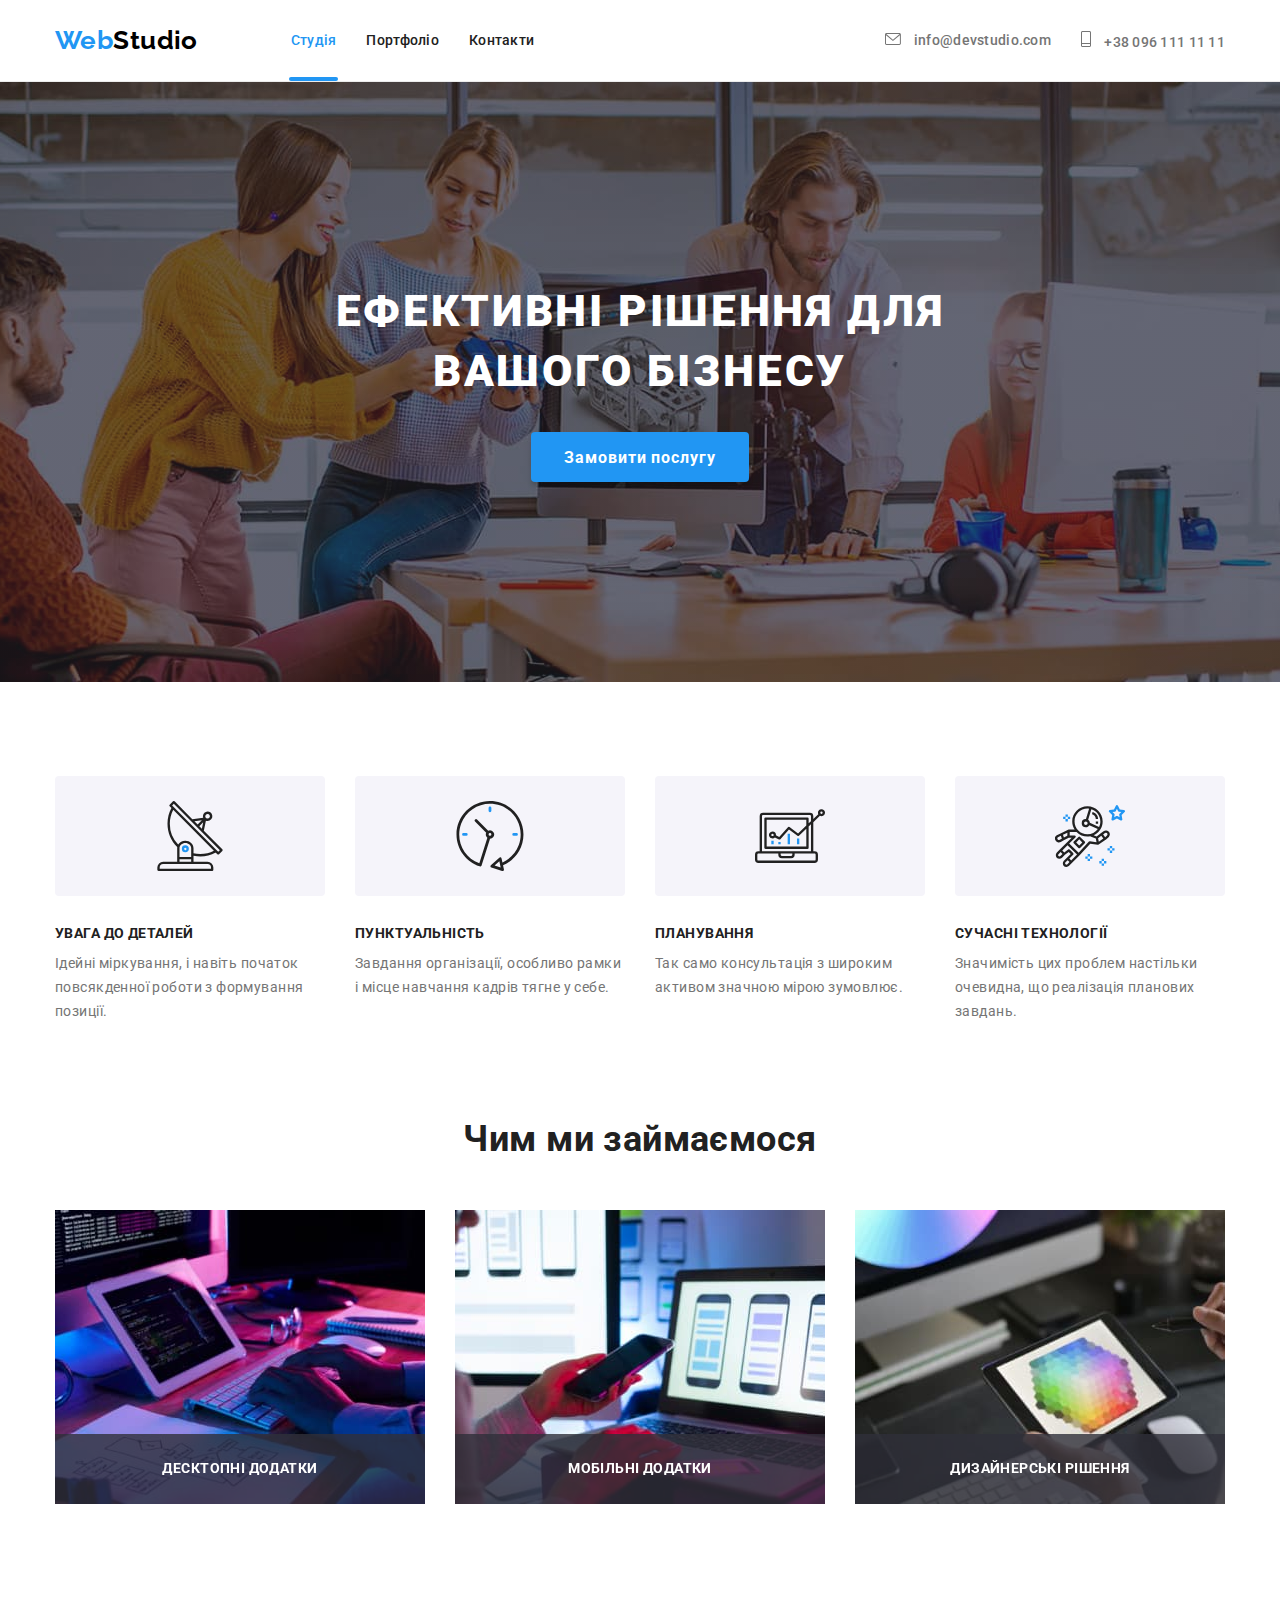
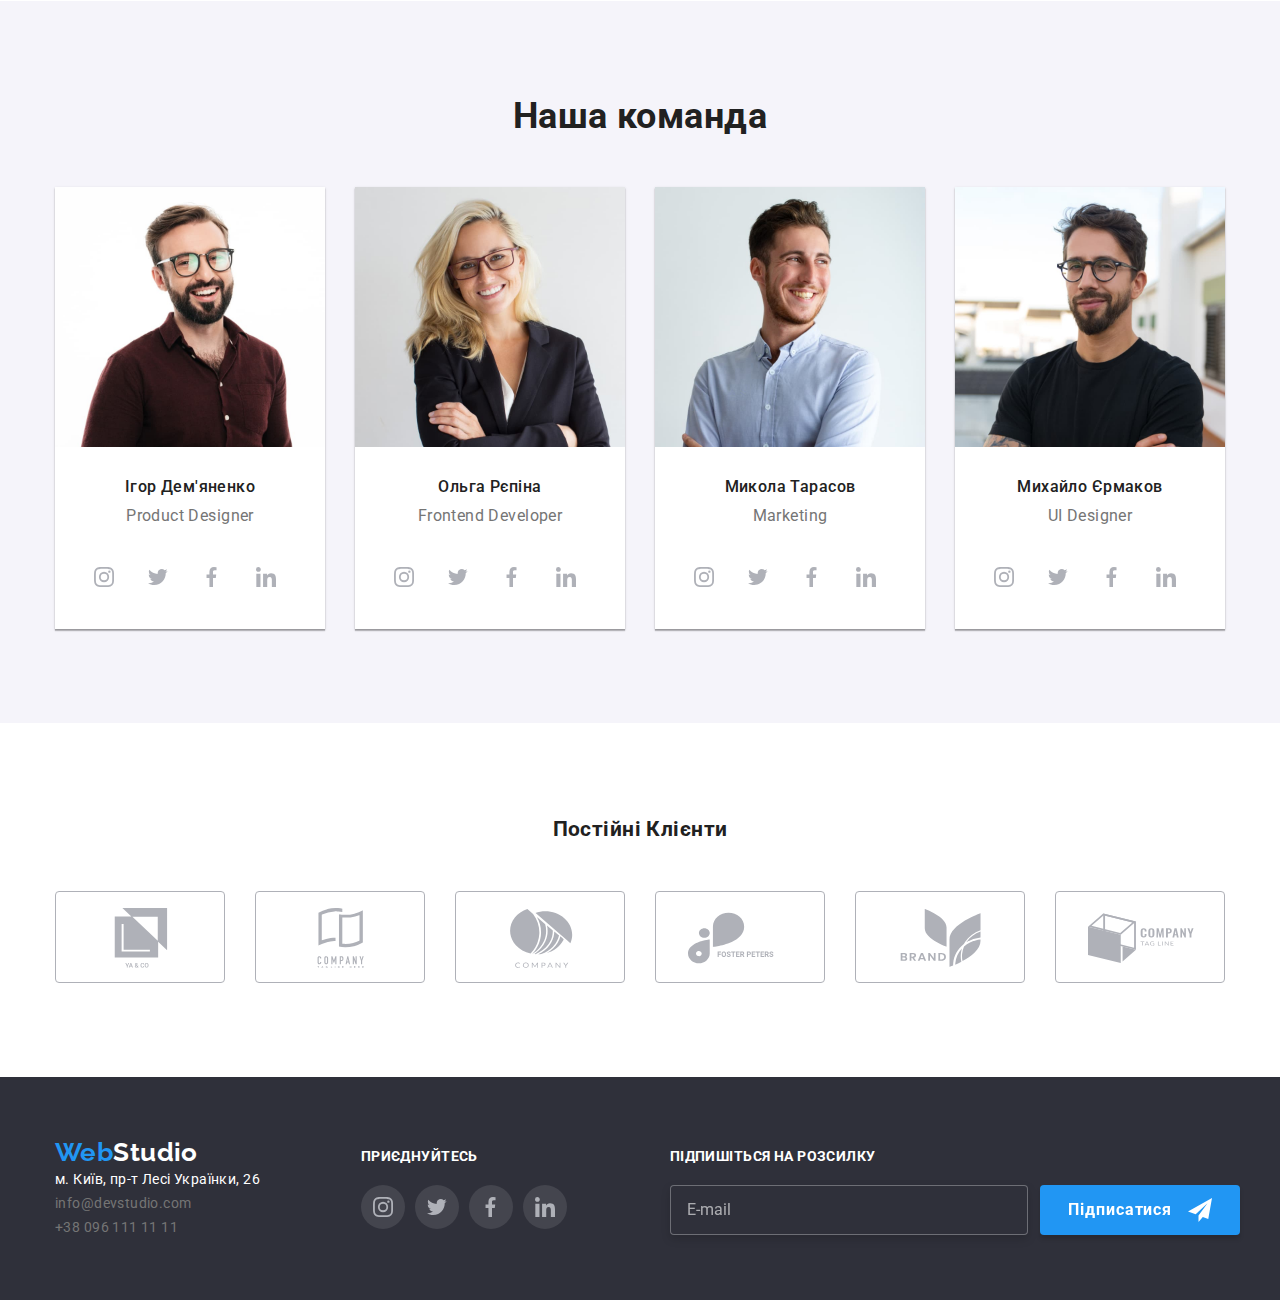
<file: index.html>
<!DOCTYPE html>
<html lang="uk">

<head>
  <meta charset="UTF-8" />
  <meta http-equiv="X-UA-Compatible" content="IE=edge" />
  <meta name="viewport" content="width=device-width, initial-scale=1.0" />
  <title>Студія</title>
  <link rel="stylesheet"
    href="https://cdnjs.cloudflare.com/ajax/libs/modern-normalize/1.1.0/modern-normalize.min.css" />
  <link href="https://fonts.googleapis.com/css2?family=Raleway:wght@700&family=Roboto:wght@400;500;700;900&display=swap"
    rel="stylesheet" />
  <link rel="stylesheet" href="./css/main.min.css" />
</head>

<body>
  <header class="header">
    <div class="header__container container">
      <nav class="nav">
        <a href="./index.html" class="logo link"><span class="logo__part--accent">Web</span><span
            class="logo_upper">Studio</span></a>
        <ul class="nav__list list">
          <li class="nav__item">
            <a href="./index.html" class="nav__link link current">Студія</a>
          </li>
          <li class="nav__item">
            <a href="./portfolio.html" class="nav__link link">Портфоліо</a>
          </li>
          <li class="nav__item"><a href="" class="nav__link link">Контакти</a></li>
        </ul>
      </nav>
      <ul class="contact__list list">
        <li class="contact__item">
          <a href="mailto:info@devstudio.com" class="contact__link link">
            <svg class="contact__icon" width="16" height="12">
              <use href="./images/icons.svg#envelope"></use>
            </svg>
            info@devstudio.com
          </a>
        </li>
        <li class="contact__item">
          <a href="tel:+380961111111" class="contact__link link">
            <svg width="10px" height="16px" class="contact__icon">
              <use href="./images/icons.svg#phone"></use>
            </svg>
            +38 096 111 11 11
          </a>
        </li>
      </ul>
    </div>
  </header>
  <main class="main">
    <section class="hero">
      <h1 class="hero__title">Ефективні рішення для вашого бізнесу</h1>
      <button type="button" class="button__open" data-modal-open>Замовити послугу</button>
      <div class="backdrop is-hidden" data-modal>
        <div class="modal">
          <button class="button__close" type="button" data-modal-close>
            <svg width="11px" height="11px" class="button__icon">
              <use href="./images/icons.svg#close"></use>
            </svg>
          </button>
          <p class="modal__title">Залиште свої дані, ми вам передзвонимо</p>

          <form class="form">
            <label class="form__field">
              <span class="form__label">Ім'я</span>
              <div class="form__wrap">
                <input type="text" class="form__input" name="name" />
                <svg width="18" height="18" class="form__icon">
                  <use href="./images/icons.svg#person"></use>
                </svg>
              </div>
            </label>

            <label class="form__field">
              <span class="form__label">Телефон</span>
              <div class="form__wrap">
                <input type="tel" class="form__input" name="phone" />
                <svg width="18" height="18" class="form__icon">
                  <use href="./images/icons.svg#telephone"></use>
                </svg>
              </div>
            </label>

            <label class="form__field">
              <span class="form__label">Пошта</span>
              <div class="form__wrap">
                <input type="email" class="form__input" name="email" />
                <svg width="18" height="18" class="form__icon">
                  <use href="./images/icons.svg#email"></use>
                </svg>
              </div>
            </label>

            <label class="form__field--textarea">
              <span class="form__label">Коментар</span>
              <textarea name="comment" rows="8" class="form__textarea" placeholder="Введіть текст"></textarea>
            </label>
          </form>
          <form>
            <label class="checkbox__label">
              <input type="checkbox" name="accept" class="checkbox__input visually__hidden" />
              <div class="checkbox__wrap">
                <svg width="11" height="8" class="check-icon">
                  <use href="./images/icons.svg#check"></use>
                </svg>
              </div>
              <span class="checkbox__text">Погоджуюся з розсилкою та приймаю
                <a href="" class="form__link">Умови договору</a>
              </span>
            </label>
          </form>
          <button type="submit" class="button__submit">Відправити</button>
        </div>
      </div>
    </section>
    <section class="benefits section">
      <h2 class="benefits__title--hidden visually__hidden">Наші переваги</h2>
      <div class="container">
        <ul class="benefits__list list">
          <li class="benefits__item">
            <svg class="benefits__icon">
              <use href="./images/icons.svg#antenna"></use>
            </svg>
            <h3 class="benefits__title">Увага до деталей</h3>
            <p class="benefits__text">
              Ідейні міркування, і навіть початок повсякденної роботи з формування позиції.
            </p>
          </li>
          <li class="benefits__item">
            <svg class="benefits__icon">
              <use href="./images/icons.svg#clock"></use>
            </svg>
            <h3 class="benefits__title">Пунктуальність</h3>
            <p class="benefits__text">
              Завдання організації, особливо рамки і місце навчання кадрів тягне у себе.
            </p>
          </li>
          <li class="benefits__item">
            <svg class="benefits__icon">
              <use href="./images/icons.svg#graph"></use>
            </svg>
            <h3 class="benefits__title">Планування</h3>
            <p class="benefits__text">
              Так само консультація з широким активом значною мірою зумовлює.
            </p>
          </li>
          <li class="benefits__item">
            <svg class="benefits__icon">
              <use href="./images/icons.svg#astronaut"></use>
            </svg>
            <h3 class="benefits__title">Сучасні технології</h3>
            <p class="benefits__text">
              Значимість цих проблем настільки очевидна, що реалізація планових завдань.
            </p>
          </li>
        </ul>
      </div>
    </section>
    <section class="services section">
      <div class="container">
        <h2 class="services__title">Чим ми займаємося</h2>
        <ul class="services__list list">
          <li class="services__item">
            <img src="./images/img1.jpg" alt="Розробка вебсайтів" width="370" height="294" />
            <p class="services__text">Десктопні додатки</p>
          </li>
          <li class="services__item">
            <img src="./images/img2.jpg" alt="Створення мобільних додатків" width="370" height="294" />
            <p class="services__text">Мобільні додатки</p>
          </li>
          <li class="services__item">
            <img src="./images/img3.jpg" alt="Веб-дизайн" width="370" height="294" />
            <p class="services__text">Дизайнерські рішення</p>
          </li>
        </ul>
      </div>
    </section>
    <section class="team section">
      <div class="container">
        <h2 class="team__title">Наша команда</h2>
        <ul class="team__list list">
          <li class="team__item">
            <div class="card">
              <img src="./images/img4.jpg" alt="Член команди" width="270" height="260" class="card__image" />
              <h3 class="card__title">Ігор Дем'яненко</h3>
              <p lang="en" class="card__text">Product Designer</p>
              <ul class="card__list list">
                <li class="card__item">
                  <a class="card__link" href="">
                    <svg class="card__icon" width="20" height="20">
                      <use href="./images/icons.svg#instagram"></use>
                    </svg>
                  </a>
                </li>
                <li class="card__item">
                  <a class="card__link" href="">
                    <svg class="card__icon" width="20" height="20">
                      <use href="./images/icons.svg#twitter"></use>
                    </svg>
                  </a>
                </li>
                <li class="card__item">
                  <a class="card__link" href="">
                    <svg class="card__icon" width="20" height="20">
                      <use href="./images/icons.svg#facebook"></use>
                    </svg>
                  </a>
                </li>
                <li class="card__item">
                  <a class="card__link" href="">
                    <svg class="card__icon" width="20" height="20">
                      <use href="./images/icons.svg#linkedin"></use>
                    </svg>
                  </a>
                </li>
              </ul>
            </div>
          </li>
          <li class="team__item">
            <div class="card">
              <img src="./images/img5.jpg" alt="Член команди" width="270" height="260" class="card__image" />
              <h3 class="card__title">Ольга Рєпіна</h3>
              <p lang="en" class="card__text">Frontend Developer</p>
              <ul class="card__list list">
                <li class="card__item">
                  <a class="card__link" href="">
                    <svg class="card__icon" width="20" height="20">
                      <use href="./images/icons.svg#instagram"></use>
                    </svg>
                  </a>
                </li>
                <li class="card__item">
                  <a class="card__link" href="">
                    <svg class="card__icon" width="20" height="20">
                      <use href="./images/icons.svg#twitter"></use>
                    </svg>
                  </a>
                </li>
                <li class="card__item">
                  <a class="card__link" href="">
                    <svg class="card__icon" width="20" height="20">
                      <use href="./images/icons.svg#facebook"></use>
                    </svg>
                  </a>
                </li>
                <li class="card__item">
                  <a class="card__link" href="">
                    <svg class="card__icon" width="20" height="20">
                      <use href="./images/icons.svg#linkedin"></use>
                    </svg>
                  </a>
                </li>
              </ul>
            </div>
          </li>
          <li class="team__item">
            <div class="card">
              <img src="./images/img6.jpg" alt="Член команди" width="270" height="260" class="card__image" />
              <h3 class="card__title">Микола Тарасов</h3>
              <p lang="en" class="card__text">Marketing</p>
              <ul class="card__list list">
                <li class="card__item">
                  <a class="card__link" href="">
                    <svg class="card__icon" width="20" height="20">
                      <use href="./images/icons.svg#instagram"></use>
                    </svg>
                  </a>
                </li>
                <li class="card__item">
                  <a class="card__link" href="">
                    <svg class="card__icon" width="20" height="20">
                      <use href="./images/icons.svg#twitter"></use>
                    </svg>
                  </a>
                </li>
                <li class="card__item">
                  <a class="card__link" href="">
                    <svg class="card__icon" width="20" height="20">
                      <use href="./images/icons.svg#facebook"></use>
                    </svg>
                  </a>
                </li>
                <li class="card__item">
                  <a class="card__link" href="">
                    <svg class="card__icon" width="20" height="20">
                      <use href="./images/icons.svg#linkedin"></use>
                    </svg>
                  </a>
                </li>
              </ul>
            </div>
          </li>
          <li class="team__item">
            <div class="card">
              <img src="./images/img7.jpg" alt="Член команди" width="270" height="260" class="card__image" />
              <h3 class="card__title">Михайло Єрмаков</h3>
              <p lang="en" class="card__text">UI Designer</p>
              <ul class="card__list list">
                <li class="card__item">
                  <a class="card__link" href="">
                    <svg class="card__icon" width="20" height="20">
                      <use href="./images/icons.svg#instagram"></use>
                    </svg>
                  </a>
                </li>
                <li class="card__item">
                  <a class="card__link" href="">
                    <svg class="card__icon" width="20" height="20">
                      <use href="./images/icons.svg#twitter"></use>
                    </svg>
                  </a>
                </li>
                <li class="card__item">
                  <a class="card__link" href="">
                    <svg class="card__icon" width="20" height="20">
                      <use href="./images/icons.svg#facebook"></use>
                    </svg>
                  </a>
                </li>
                <li class="card__item">
                  <a class="card__link" href="">
                    <svg class="card__icon" width="20" height="20">
                      <use href="./images/icons.svg#linkedin"></use>
                    </svg>
                  </a>
                </li>
              </ul>
            </div>
          </li>
        </ul>
      </div>
    </section>
    <section class="clients section">
      <div class="container">
        <h2 class="clients__title">Постійні Клієнти</h2>
        <ul class="clients__list list">
          <li class="client__item">
            <a class="client__link" href="">
              <svg class="client__icon" width="106" height="60">
                <use href="./images/icons.svg#client1"></use>
              </svg>
            </a>
          </li>
          <li class="client__item">
            <a class="client__link" href="">
              <svg class="client__icon" width="106" height="60">
                <use href="./images/icons.svg#client2"></use>
              </svg>
            </a>
          </li>
          <li class="client__item">
            <a class="client__link" href="">
              <svg class="client__icon" width="106" height="60">
                <use href="./images/icons.svg#client3"></use>
              </svg>
            </a>
          </li>
          <li class="client__item">
            <a class="client__link" href="">
              <svg class="client__icon" width="106" height="60">
                <use href="./images/icons.svg#client4"></use>
              </svg>
            </a>
          </li>
          <li class="client__item">
            <a class="client__link" href="">
              <svg class="client__icon" width="106" height="60">
                <use href="./images/icons.svg#client5"></use>
              </svg>
            </a>
          </li>
          <li class="client__item">
            <a class="client__link" href="">
              <svg class="client__icon" width="106" height="60">
                <use href="./images/icons.svg#client6"></use>
              </svg>
            </a>
          </li>
        </ul>
      </div>
    </section>
  </main>
  <footer class="footer">
    <div class="container">
      <ul class="footer__list--main list">
        <li class="footer__item--primary">
          <a href="./index.html" class="logo link"><span class="logo__part--accent">Web</span><span
              class="logo__lower">Studio</span></a>
          <address class="address">
            <span class="address__text">м. Київ, пр-т Лесі Українки, 26</span><br />
            <a href="mailto:info@devstudio.com" class="address__link link">info@devstudio.com</a><br />
            <a href="tel:+380961111111" class="address__link link">+38 096 111 11 11</a>
          </address>
        </li>
        <li class="footer__item--secondary">
          <p class="footer__text">Приєднуйтесь</p>
          <ul class="card__list list">
            <li class="card__item--black">
              <a class="card__link link" href="">
                <svg class="card__icon" width="20" height="20">
                  <use href="./images/icons.svg#instagram"></use>
                </svg>
              </a>
            </li>
            <li class="card__item--black">
              <a class="card__link link" href="">
                <svg class="card__icon" width="20" height="20">
                  <use href="./images/icons.svg#twitter"></use>
                </svg>
              </a>
            </li>
            <li class="card__item--black">
              <a class="card__link link" href="">
                <svg class="card__icon" width="20" height="20">
                  <use href="./images/icons.svg#facebook"></use>
                </svg>
              </a>
            </li>
            <li class="card__item--black">
              <a class="card__link link" href="">
                <svg class="card__icon" width="20" height="20">
                  <use href="./images/icons.svg#linkedin"></use>
                </svg>
              </a>
            </li>
          </ul>
        </li>
        <li class="footer__item--secondary">
          <p class="footer__text">Підпишіться на розсилку</p>
          <div class="form__wrap--footer">
            <form class="form__footer">
              <label class="form__field--footer">
                <input type="email" name="email" placeholder="E-mail" class="form__input--footer" />
              </label>
            </form>
            <div class="form__button--wrap">
              <button type="submit" class="form__button">
                Підписатися
                <svg class="form__icon--footer" width="24" height="24">
                  <use href="./images/icons.svg#send"></use>
                </svg>
              </button>
            </div>
          </div>
        </li>
      </ul>
    </div>
  </footer>
  <script src="./js/modal.js"></script>
</body>

</html>
</file>
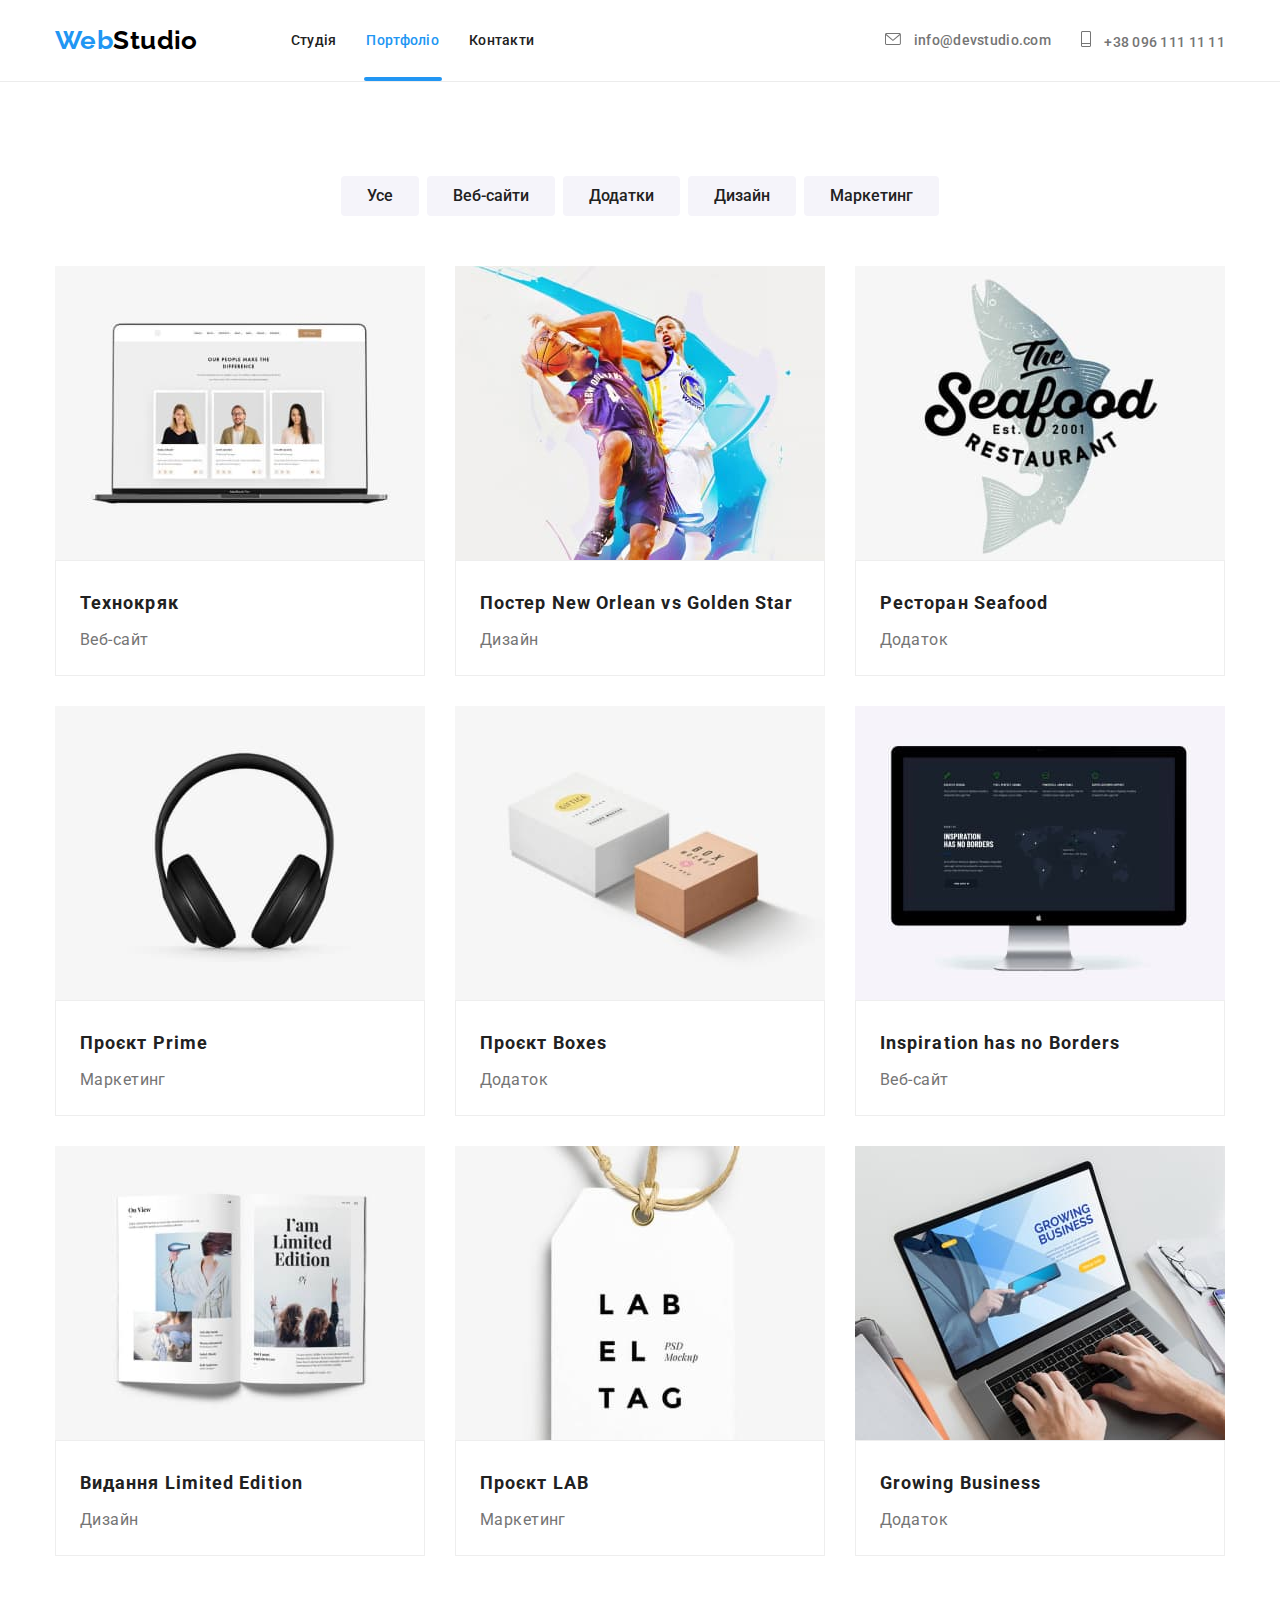
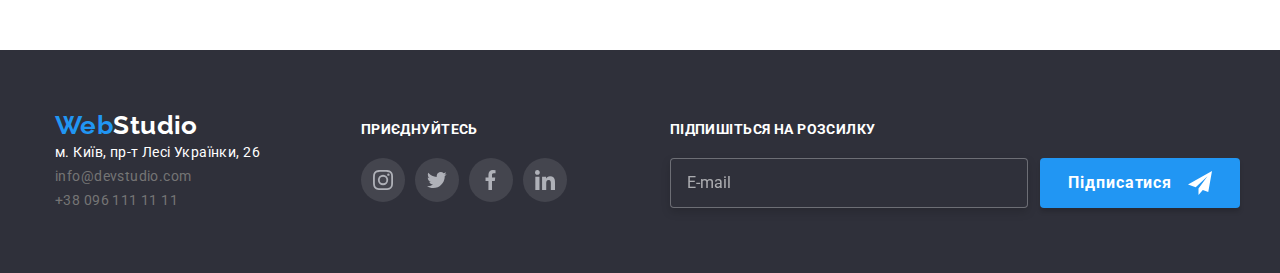
<file: portfolio.html>
<!DOCTYPE html>
<html lang="en">

<head>
  <meta charset="UTF-8" />
  <meta http-equiv="X-UA-Compatible" content="IE=edge" />
  <meta name="viewport" content="width=device-width, initial-scale=1.0" />
  <title>Портфоліо</title>
  <link rel="stylesheet"
    href="https://cdnjs.cloudflare.com/ajax/libs/modern-normalize/1.1.0/modern-normalize.min.css" />
  <link href="https://fonts.googleapis.com/css2?family=Raleway:wght@700&family=Roboto:wght@400;500;700;900&display=swap"
    rel="stylesheet" />
  <link rel="stylesheet" href="./css/main.min.css" />
</head>

<body>
  <header class="header">
    <div class="header__container container">
      <nav class="nav">
        <a href="./index.html" class="logo link"><span class="logo__part--accent">Web</span><span
            class="logo_upper">Studio</span></a>
        <ul class="nav__list list">
          <li class="nav__item">
            <a href="./index.html" class="nav__link link">Студія</a>
          </li>
          <li class="nav__item">
            <a href="./portfolio.html" class="nav__link link current">Портфоліо</a>
          </li>
          <li class="nav__item"><a href="" class="nav__link link">Контакти</a></li>
        </ul>
      </nav>
      <ul class="contact__list list">
        <li class="contact__item">
          <a href="mailto:info@devstudio.com" class="contact__link link">
            <svg class="contact__icon" width="16" height="12">
              <use href="./images/icons.svg#envelope"></use>
            </svg>
            info@devstudio.com
          </a>
        </li>
        <li class="contact__item">
          <a href="tel:+380961111111" class="contact__link link">
            <svg width="10px" height="16px" class="contact__icon">
              <use href="./images/icons.svg#phone"></use>
            </svg>
            +38 096 111 11 11
          </a>
        </li>
      </ul>
    </div>
  </header>
  <main>
    <section class="projects section">
      <h1 class="projects__title visually__hidden">Наші проєкти</h1>
      <div class="container">
        <ul class="filter__list list">
          <li class="filter__item"><button type="button" class="filter__button">Усе</button></li>
          <li class="filter__item"><button type="button" class="filter__button">Веб-сайти</button></li>
          <li class="filter__item"><button type="button" class="filter__button">Додатки</button></li>
          <li class="filter__item"><button type="button" class="filter__button">Дизайн</button></li>
          <li class="filter__item"><button type="button" class="filter__button">Маркетинг</button></li>
        </ul>
        <ul class="projects__list list">
          <li class="projects__item">
            <a href="" class="projects__link link">
              <div class="projects__card">
                <div class="projects__thumb">
                  <img src="./images/img8.jpg" alt="Веб-сайт" width="370" height="294" class="projects__image" />
                  <div class="overlay">
                    <p class="overlay__text">
                      Ресурс пропонує комплексні пропозиції з різним рівнем функціоналу та
                      сервісів. Все це дозволить відвідувачу отримати вичерпні відомості про
                      компанію чи приватну особу.
                    </p>
                  </div>
                </div>
                <div class="projects__frame">
                  <h2 class="projects__title">Технокряк</h2>
                  <p class="projects__text">Веб-сайт</p>
                </div>
              </div>
            </a>
          </li>
          <li class="projects__item">
            <a href="" class="projects__link link">
              <div class="projects__card">
                <div class="projects__thumb">
                  <img src="./images/img9.jpg" alt="Дизайн" width="370" height="294" class="projects__image" />
                  <div class="overlay">
                    <p class="overlay__text">
                      Ресурс пропонує комплексні пропозиції з різним рівнем функціоналу та
                      сервісів. Все це дозволить відвідувачу отримати вичерпні відомості про
                      компанію чи приватну особу.
                    </p>
                  </div>
                </div>
                <div class="projects__frame">
                  <h2 class="projects__title">Постер <span lang="en">New Orlean vs Golden Star</span></h2>
                  <p class="projects__text">Дизайн</p>
                </div>
              </div>
            </a>
          </li>
          <li class="projects__item">
            <a href="" class="projects__link link">
              <div class="projects__card">
                <div class="projects__thumb">
                  <img src="./images/img10.jpg" alt="Додаток" width="370" height="294" class="projects__image" />
                  <div class="overlay">
                    <p class="overlay__text">
                      Ресурс пропонує комплексні пропозиції з різним рівнем функціоналу та
                      сервісів. Все це дозволить відвідувачу отримати вичерпні відомості про
                      компанію чи приватну особу.
                    </p>
                  </div>
                </div>
                <div class="projects__frame">
                  <h2 class="projects__title">Ресторан <span lang="en">Seafood</span></h2>
                  <p class="projects__text">Додаток</p>
                </div>
              </div>
            </a>
          </li>
          <li class="projects__item">
            <a href="" class="projects__link link">
              <div class="projects__card">
                <div class="projects__thumb">
                  <img src="./images/img11.jpg" alt="Маркетинг" width="370" height="294" class="projects__image" />
                  <div class="overlay">
                    <p class="overlay__text">
                      Ресурс пропонує комплексні пропозиції з різним рівнем функціоналу та
                      сервісів. Все це дозволить відвідувачу отримати вичерпні відомості про
                      компанію чи приватну особу.
                    </p>
                  </div>
                </div>
                <div class="projects__frame">
                  <h2 class="projects__title">Проєкт <span lang="en">Prime</span></h2>
                  <p class="projects__text">Маркетинг</p>
                </div>
              </div>
            </a>
          </li>
          <li class="projects__item">
            <a href="" class="projects__link link">
              <div class="projects__card">
                <div class="projects__thumb">
                  <img src="./images/img12.jpg" alt="Додаток" width="370" height="294" class="projects__image" />
                  <div class="overlay">
                    <p class="overlay__text">
                      Ресурс пропонує комплексні пропозиції з різним рівнем функціоналу та
                      сервісів. Все це дозволить відвідувачу отримати вичерпні відомості про
                      компанію чи приватну особу.
                    </p>
                  </div>
                </div>
                <div class="projects__frame">
                  <h2 class="projects__title">Проєкт <span lang="en">Boxes</span></h2>
                  <p class="projects__text">Додаток</p>
                </div>
              </div>
            </a>
          </li>
          <li class="projects__item">
            <a href="" class="projects__link link">
              <div class="projects__card">
                <div class="projects__thumb">
                  <img src="./images/img13.jpg" alt="Веб-сайт" width="370" height="294" class="projects__image" />
                  <div class="overlay">
                    <p class="overlay__text">
                      Ресурс пропонує комплексні пропозиції з різним рівнем функціоналу та
                      сервісів. Все це дозволить відвідувачу отримати вичерпні відомості про
                      компанію чи приватну особу.
                    </p>
                  </div>
                </div>
                <div class="projects__frame">
                  <h2 class="projects__title" lang="en">Inspiration has no Borders</h2>
                  <p class="projects__text">Веб-сайт</p>
                </div>
              </div>
            </a>
          </li>
          <li class="projects__item">
            <a href="" class="projects__link link">
              <div class="projects__card">
                <div class="projects__thumb">
                  <img src="./images/img14.jpg" alt="Дизайн" width="370" height="294" class="projects__image" />
                  <div class="overlay">
                    <p class="overlay__text">
                      Ресурс пропонує комплексні пропозиції з різним рівнем функціоналу та
                      сервісів. Все це дозволить відвідувачу отримати вичерпні відомості про
                      компанію чи приватну особу.
                    </p>
                  </div>
                </div>
                <div class="projects__frame">
                  <h2 class="projects__title">Видання <span lang="en">Limited Edition</span></h2>
                  <p class="projects__text">Дизайн</p>
                </div>
              </div>
            </a>
          </li>
          <li class="projects__item">
            <a href="" class="projects__link link">
              <div class="projects__card">
                <div class="projects__thumb">
                  <img src="./images/img15.jpg" alt="Маркетинг" width="370" height="294" class="projects__image" />
                  <div class="overlay">
                    <p class="overlay__text">
                      Ресурс пропонує комплексні пропозиції з різним рівнем функціоналу та
                      сервісів. Все це дозволить відвідувачу отримати вичерпні відомості про
                      компанію чи приватну особу.
                    </p>
                  </div>
                </div>
                <div class="projects__frame">
                  <h2 class="projects__title">Проєкт <span lang="en">LAB</span></h2>
                  <p class="projects__text">Маркетинг</p>
                </div>
              </div>
            </a>
          </li>
          <li class="projects__item">
            <a href="" class="projects__link link">
              <div class="projects__card">
                <div class="projects__thumb">
                  <img src="./images/img16.jpg" alt="Додаток" width="370" height="294" class="projects__image" />
                  <div class="overlay">
                    <p class="overlay__text">
                      Ресурс пропонує комплексні пропозиції з різним рівнем функціоналу та
                      сервісів. Все це дозволить відвідувачу отримати вичерпні відомості про
                      компанію чи приватну особу.
                    </p>
                  </div>
                </div>
                <div class="projects__frame">
                  <h2 class="projects__title" lang="en">Growing Business</h2>
                  <p class="projects__text">Додаток</p>
                </div>
              </div>
            </a>
          </li>
        </ul>
      </div>
    </section>
  </main>
  <footer class="footer">
    <div class="container">
      <ul class="footer__list--main list">
        <li class="footer__item--primary">
          <a href="./index.html" class="logo link"><span class="logo__part--accent">Web</span><span
              class="logo__lower">Studio</span></a>
          <address class="address">
            <span class="address__text">м. Київ, пр-т Лесі Українки, 26</span><br />
            <a href="mailto:info@devstudio.com" class="address__link link">info@devstudio.com</a><br />
            <a href="tel:+380961111111" class="address__link link">+38 096 111 11 11</a>
          </address>
        </li>
        <li class="footer__item--secondary">
          <p class="footer__text">Приєднуйтесь</p>
          <ul class="card__list list">
            <li class="card__item--black">
              <a class="card__link link" href="">
                <svg class="card__icon" width="20" height="20">
                  <use href="./images/icons.svg#instagram"></use>
                </svg>
              </a>
            </li>
            <li class="card__item--black">
              <a class="card__link link" href="">
                <svg class="card__icon" width="20" height="20">
                  <use href="./images/icons.svg#twitter"></use>
                </svg>
              </a>
            </li>
            <li class="card__item--black">
              <a class="card__link link" href="">
                <svg class="card__icon" width="20" height="20">
                  <use href="./images/icons.svg#facebook"></use>
                </svg>
              </a>
            </li>
            <li class="card__item--black">
              <a class="card__link link" href="">
                <svg class="card__icon" width="20" height="20">
                  <use href="./images/icons.svg#linkedin"></use>
                </svg>
              </a>
            </li>
          </ul>
        </li>
        <li class="footer__item--secondary">
          <p class="footer__text">Підпишіться на розсилку</p>
          <div class="form__wrap--footer">
            <form class="form__footer">
              <label class="form__field--footer">
                <input type="email" name="email" placeholder="E-mail" class="form__input--footer" />
              </label>
            </form>
            <div class="form__button--wrap">
              <button type="submit" class="form__button">
                Підписатися
                <svg class="form__icon--footer" width="24" height="24">
                  <use href="./images/icons.svg#send"></use>
                </svg>
              </button>
            </div>
          </div>
        </li>
      </ul>
    </div>
  </footer>
</body>

</html>
</file>
<file: css/main.min.css>
:root{--primary-text-color: #757575;--title-text-color: #212121;--acent-color: #2196f3;--primary-white-color: #ffffff;--primaty-black-color: #000000;--contact-footer-color: rgba(255, 255, 255, 0, 6);--background-secondary-color: #f5f4fa;--background-dark-color: #2f303a}body{font-family:"Roboto",sans-serif;letter-spacing:.03em;font-size:14px;background-color:var(--primary-white-color);color:var(--primary-text-color)}h1,h2,h3,h4,h5,h6,ul,p{margin:0;padding:0}.visually__hidden{position:absolute;white-space:nowrap;width:1px;height:1px;overflow:hidden;border:0;padding:0;clip:rect(0 0 0 0);-webkit-clip-path:inset(50%);clip-path:inset(50%);margin:-1px}.container{width:1200px;margin-right:auto;margin-left:auto;padding-left:15px;padding-right:15px}.list{list-style:none}.link{text-decoration:none}.section{padding-top:94px;padding-bottom:94px}.header{border-bottom:1px solid #ececec}.header__container{display:-webkit-box;display:-ms-flexbox;display:flex;-webkit-box-align:center;-ms-flex-align:center;align-items:center;-webkit-box-pack:justify;-ms-flex-pack:justify;justify-content:space-between}.nav{display:-webkit-box;display:-ms-flexbox;display:flex;-webkit-box-align:center;-ms-flex-align:center;align-items:center}.logo{font-family:"Raleway",sans-serif;font-family:"Raleway";font-size:26px;font-weight:700;line-height:1.19;margin-right:93px}.logo__part--accent{color:var(--acent-color)}.logo_upper{color:var(--primaty-black-color)}.nav__list{display:-webkit-box;display:-ms-flexbox;display:flex}.nav__item{margin-right:30px;margin-top:32px;margin-bottom:32px}.nav__item:last-child{margin-right:0}.nav__link{position:relative;padding-top:32px;padding-bottom:32px;font-weight:500;line-height:1.14;letter-spacing:.02em;color:var(--title-text-color)}.nav__link.current::after{content:"";position:absolute;left:-4%;bottom:-1px;border-radius:2px;display:block;width:108%;height:4px;background-color:var(--acent-color)}.nav__link:hover,.nav__link:focus{color:var(--acent-color);-webkit-transition:color 250ms cubic-bezier(0.4, 0, 0.2, 1);transition:color 250ms cubic-bezier(0.4, 0, 0.2, 1)}.current{color:var(--acent-color)}.contact__list{display:-webkit-box;display:-ms-flexbox;display:flex;-webkit-box-align:center;-ms-flex-align:center;align-items:center}.contact__item{margin-right:30px}.contact__item:last-child{margin-right:0}.contact__link{font-weight:500;line-height:1.14;letter-spacing:.02em;color:var(--primary-text-color);fill:#757575}.contact__link:hover,.contact__link:focus{color:var(--acent-color);-webkit-transition:color 250ms cubic-bezier(0.4, 0, 0.2, 1);transition:color 250ms cubic-bezier(0.4, 0, 0.2, 1)}.contact__icon{margin-right:10px;fill:currentColor}.hero{max-width:1600px;height:600px;padding-top:200px;padding-bottom:200px;margin-right:auto;margin-left:auto;background-repeat:no-repeat;background-size:cover;background-position:center;background-image:-webkit-gradient(linear, left top, right top, from(rgba(47, 48, 58, 0.4)), to(rgba(47, 48, 58, 0.4))),url("../images/img-hero.jpg");background-image:linear-gradient(to right, rgba(47, 48, 58, 0.4), rgba(47, 48, 58, 0.4)),url("../images/img-hero.jpg");text-align:center;background-color:#c4c4c4}.hero__title{width:696px;margin:0 auto 30px auto;font-size:44px;font-weight:900;line-height:1.36;letter-spacing:.06em;text-transform:uppercase;color:var(--primary-white-color)}.button__open{min-width:216px;height:50px;padding:10px 32px;border:1px solid rgba(0,0,0,0);border-radius:4px;font-size:16px;font-weight:700;line-height:1.88;letter-spacing:.06em;cursor:pointer;color:var(--primary-white-color);background-color:var(--acent-color);-webkit-box-shadow:0px 4px 4px rgba(0,0,0,.15);box-shadow:0px 4px 4px rgba(0,0,0,.15)}.button__close{position:absolute;top:0;right:0;display:-webkit-box;display:-ms-flexbox;display:flex;-webkit-box-pack:center;-ms-flex-pack:center;justify-content:center;-webkit-box-align:center;-ms-flex-align:center;align-items:center;width:30px;height:30px;padding-top:10px;padding-bottom:10px;padding-left:9px;padding-right:9px;margin-top:8px;margin-right:8px;background-color:var(--primary-white-color);border-radius:50%;border:1px solid rgba(0,0,0,.1)}.button__close:hover,.button__close:focus{fill:var(--acent-color);-webkit-transition:fill 250ms cubic-bezier(0.4, 0, 0.2, 1);transition:fill 250ms cubic-bezier(0.4, 0, 0.2, 1)}.button__submit{display:inline-block;text-align:center;letter-spacing:.06em;width:200px;height:50px;margin-bottom:40px;padding:10px 52px;font-size:16px;font-weight:700;line-height:1.88;background-color:#2196f3;-webkit-box-shadow:0px 4px 4px rgba(0,0,0,.15);box-shadow:0px 4px 4px rgba(0,0,0,.15);border:rgba(0,0,0,0);border-radius:4px;color:#fff}.button__submit:hover{background-color:#188ce8;-webkit-transition:background-color 250ms cubic-bezier(0.4, 0, 0.2, 1);transition:background-color 250ms cubic-bezier(0.4, 0, 0.2, 1)}.backdrop{position:fixed;top:0;left:0;width:100%;height:100%;background-color:rgba(0,0,0,.2);opacity:1;-webkit-transition:opacity 250ms cubic-bezier(0.4, 0, 0.2, 1);transition:opacity 250ms cubic-bezier(0.4, 0, 0.2, 1)}.backdrop.is-hidden{opacity:0;pointer-events:none}.backdrop.is-hidden .modal{-webkit-transform:translate(-50%, -50%) scale(0.9);transform:translate(-50%, -50%) scale(0.9);-webkit-transition:-webkit-transform 250ms cubic-bezier(0.4, 0, 0.2, 1);transition:-webkit-transform 250ms cubic-bezier(0.4, 0, 0.2, 1);transition:transform 250ms cubic-bezier(0.4, 0, 0.2, 1);transition:transform 250ms cubic-bezier(0.4, 0, 0.2, 1), -webkit-transform 250ms cubic-bezier(0.4, 0, 0.2, 1)}.modal{position:absolute;top:50%;left:50%;min-width:528px;min-height:581px;background-color:var(--primary-white-color);-webkit-transform:scale(1) translate(-50%, -50%);transform:scale(1) translate(-50%, -50%);-webkit-transition:-webkit-transform 250ms cubic-bezier(0.4, 0, 0.2, 1);transition:-webkit-transform 250ms cubic-bezier(0.4, 0, 0.2, 1);transition:transform 250ms cubic-bezier(0.4, 0, 0.2, 1);transition:transform 250ms cubic-bezier(0.4, 0, 0.2, 1), -webkit-transform 250ms cubic-bezier(0.4, 0, 0.2, 1)}.modal__title{margin:40px 39px 12px 41px;font-size:20px;font-weight:700;line-height:1.15;text-align:center;color:var(--title-text-color)}.form{width:448px;margin:0 39px 0 41px}.form__field{display:-webkit-box;display:-ms-flexbox;display:flex;-webkit-box-orient:vertical;-webkit-box-direction:normal;-ms-flex-direction:column;flex-direction:column;margin-bottom:10px}.form__label{margin-bottom:4px;text-align:start;font-size:12px;line-height:1.17;letter-spacing:.01em}.form__wrap{position:relative}.form__input{width:100%;padding:12px 0px 12px 42px;outline:none;border:1px solid rgba(33,33,33,.2);border-radius:4px}.form__input:focus{border:1px solid var(--acent-color);-webkit-transition:border 250ms cubic-bezier(0.4, 0, 0.2, 1);transition:border 250ms cubic-bezier(0.4, 0, 0.2, 1)}.form__input:focus+.form__icon{fill:var(--acent-color);-webkit-transition:fill 250ms cubic-bezier(0.4, 0, 0.2, 1);transition:fill 250ms cubic-bezier(0.4, 0, 0.2, 1)}.form__icon{position:absolute;top:50%;left:12px;translate:0 -50%}.form__field--textarea{display:-webkit-box;display:-ms-flexbox;display:flex;-webkit-box-orient:vertical;-webkit-box-direction:normal;-ms-flex-direction:column;flex-direction:column;margin-bottom:20px}.form__textarea{width:100%;padding:12px 16px;resize:none;outline:none;border:1px solid rgba(33,33,33,.2);border-radius:4px}.form__textarea:focus{border:1px solid var(--acent-color);-webkit-transition:border 250ms cubic-bezier(0.4, 0, 0.2, 1);transition:border 250ms cubic-bezier(0.4, 0, 0.2, 1)}.form__textarea::-webkit-input-placeholder{font-size:12px;line-height:1.17;letter-spacing:.01em;color:rgba(117,117,117,.5)}.form__textarea::-moz-placeholder{font-size:12px;line-height:1.17;letter-spacing:.01em;color:rgba(117,117,117,.5)}.form__textarea:-ms-input-placeholder{font-size:12px;line-height:1.17;letter-spacing:.01em;color:rgba(117,117,117,.5)}.form__textarea::-ms-input-placeholder{font-size:12px;line-height:1.17;letter-spacing:.01em;color:rgba(117,117,117,.5)}.form__textarea::placeholder{font-size:12px;line-height:1.17;letter-spacing:.01em;color:rgba(117,117,117,.5)}.form__link{margin-left:0;padding-left:0;color:var(--acent-color)}.checkbox__label{display:-webkit-box;display:-ms-flexbox;display:flex;-webkit-box-align:center;-ms-flex-align:center;align-items:center;width:423px;margin-left:54px;margin-right:52px;margin-bottom:30px}.checkbox__wrap{display:-webkit-box;display:-ms-flexbox;display:flex;-webkit-box-align:center;-ms-flex-align:center;align-items:center;width:16px;height:15px;border:2px solid var(--title-text-color);border-radius:2px}.checkbox__input:checked+.checkbox__wrap{background-color:var(--acent-color);border:2px solid var(--acent-color);border-radius:2px}.checkbox__text{margin-left:7px;font-size:14px;line-height:1.71}.benefits{padding-bottom:0}.benefits__list{display:-webkit-box;display:-ms-flexbox;display:flex}.benefits__item{margin-right:30px}.benefits__item:last-child{margin-right:0}.benefits__icon{display:block;width:270px;height:120px;margin-bottom:30px;padding:25px 100px;border-radius:4px;background-color:#f5f4fa}.benefits__title{margin-bottom:10px;font-size:14px;font-weight:700;line-height:1.14;text-transform:uppercase;color:var(--title-text-color)}.benefits__text{line-height:1.71}.services__title{margin-bottom:50px;text-align:center;font-size:36px;font-weight:700;line-height:1.17;color:var(--title-text-color)}.services__list{display:-webkit-box;display:-ms-flexbox;display:flex}.services__item{position:relative;margin-right:30px}.services__item:last-child{margin-right:0}.services__text{position:absolute;bottom:3px;left:0;display:-webkit-box;display:-ms-flexbox;display:flex;-webkit-box-align:center;-ms-flex-align:center;align-items:center;-webkit-box-pack:center;-ms-flex-pack:center;justify-content:center;width:100%;height:70px;font-size:14px;font-weight:700;line-height:1.14;text-align:center;letter-spacing:.03em;text-transform:uppercase;color:var(--primary-white-color);background-color:rgba(47,48,58,.8)}.team.section{background-color:var(--background-secondary-color)}.team__title{margin-bottom:50px;font-size:36px;font-weight:700;line-height:1.17;text-align:center;color:var(--title-text-color)}.team__list{display:-webkit-box;display:-ms-flexbox;display:flex;text-align:center}.card{-webkit-box-shadow:0px 1px 3px rgba(0,0,0,.12),0px 1px 1px rgba(0,0,0,.14),0px 2px 1px rgba(0,0,0,.2);box-shadow:0px 1px 3px rgba(0,0,0,.12),0px 1px 1px rgba(0,0,0,.14),0px 2px 1px rgba(0,0,0,.2)}.card__title{margin-bottom:10px;font-size:16px;font-weight:500;line-height:1.19;color:var(--title-text-color)}.card__text{margin-bottom:30px;font-size:16px;line-height:1.19}.card__image{display:block;margin-bottom:30px}.team__item{margin-right:30px;background-color:var(--primary-white-color)}.team__item:last-child{margin-right:0}.card__list{display:-webkit-box;display:-ms-flexbox;display:flex;-webkit-box-pack:center;-ms-flex-pack:center;justify-content:center}.card__item{width:44px;height:44px;border-radius:50%;margin-bottom:30px;margin-right:10px;padding:12px}.card__item:hover{cursor:pointer;background-color:var(--acent-color);-webkit-transition:background-color 250ms cubic-bezier(0.4, 0, 0.2, 1);transition:background-color 250ms cubic-bezier(0.4, 0, 0.2, 1)}.card__item:focus-within{background-color:var(--acent-color);-webkit-transition:background-color 250ms cubic-bezier(0.4, 0, 0.2, 1);transition:background-color 250ms cubic-bezier(0.4, 0, 0.2, 1)}.card__link{fill:#afb1b8}.card__item:hover .card__link{fill:var(--primary-white-color);-webkit-transition:fill 250ms cubic-bezier(0.4, 0, 0.2, 1);transition:fill 250ms cubic-bezier(0.4, 0, 0.2, 1)}.card__link:focus{fill:var(--primary-white-color);-webkit-transition:fill 250ms cubic-bezier(0.4, 0, 0.2, 1);transition:fill 250ms cubic-bezier(0.4, 0, 0.2, 1)}.clients__title{margin-bottom:50px;text-align:center;color:var(--title-text-color)}.clients__list{display:-webkit-box;display:-ms-flexbox;display:flex;-webkit-box-pack:center;-ms-flex-pack:center;justify-content:center}.client__item{width:170px;height:92px;margin-right:30px;border:1px solid #afb1b8;border-radius:4px;padding:16px 32px}.client__item:last-child{margin-right:0}.client__item:hover,.client__item:focus-within{border:1px solid var(--acent-color);-webkit-transition:border 250ms cubic-bezier(0.4, 0, 0.2, 1);transition:border 250ms cubic-bezier(0.4, 0, 0.2, 1)}.client__link{fill:#afb1b8}.client__item:hover .client__link,.client__link:focus{fill:var(--acent-color);-webkit-transition:fill 250ms cubic-bezier(0.4, 0, 0.2, 1);transition:fill 250ms cubic-bezier(0.4, 0, 0.2, 1)}.filter__list{display:-webkit-box;display:-ms-flexbox;display:flex;-webkit-box-pack:center;-ms-flex-pack:center;justify-content:center}.filter__item{margin-right:8px;margin-bottom:50px}.filter__item:last-child{margin-right:0}.filter__button{padding:6px 22px;font-family:inherit;font-size:16px;font-weight:500;line-height:1.63;border-radius:4px;border:1px solid rgba(0,0,0,0);cursor:pointer;color:var(--title-text-color);background-color:var(--background-secondary-color)}.filter__button:first-child{padding:6px 25px}.filter__button:hover,.filter__button:focus{color:var(--primary-white-color);background-color:var(--acent-color);-webkit-box-shadow:0px 3px 1px rgba(0,0,0,.1),0px 1px 2px rgba(0,0,0,.08),0px 2px 2px rgba(0,0,0,.12);box-shadow:0px 3px 1px rgba(0,0,0,.1),0px 1px 2px rgba(0,0,0,.08),0px 2px 2px rgba(0,0,0,.12);-webkit-transition:background-color 250ms cubic-bezier(0.4, 0, 0.2, 1),-webkit-box-shadow 250ms cubic-bezier(0.4, 0, 0.2, 1);transition:background-color 250ms cubic-bezier(0.4, 0, 0.2, 1),-webkit-box-shadow 250ms cubic-bezier(0.4, 0, 0.2, 1);transition:background-color 250ms cubic-bezier(0.4, 0, 0.2, 1),box-shadow 250ms cubic-bezier(0.4, 0, 0.2, 1);transition:background-color 250ms cubic-bezier(0.4, 0, 0.2, 1),box-shadow 250ms cubic-bezier(0.4, 0, 0.2, 1),-webkit-box-shadow 250ms cubic-bezier(0.4, 0, 0.2, 1)}.projects__list{display:-webkit-box;display:-ms-flexbox;display:flex;-ms-flex-wrap:wrap;flex-wrap:wrap}.projects__item{margin-right:30px;margin-bottom:30px;background-color:#fff}.projects__item:nth-child(3n){margin-right:0}.projects__item:nth-child(n+7){margin-bottom:0}.projects__link:focus .overlay{-webkit-transform:translateY(0);transform:translateY(0);opacity:1}.projects__card:hover{-webkit-box-shadow:0px 1px 1px rgba(0,0,0,.12),0px 4px 4px rgba(0,0,0,.06),1px 4px 6px rgba(0,0,0,.16);box-shadow:0px 1px 1px rgba(0,0,0,.12),0px 4px 4px rgba(0,0,0,.06),1px 4px 6px rgba(0,0,0,.16);-webkit-transition:-webkit-box-shadow 250ms cubic-bezier(0.4, 0, 0.2, 1);transition:-webkit-box-shadow 250ms cubic-bezier(0.4, 0, 0.2, 1);transition:box-shadow 250ms cubic-bezier(0.4, 0, 0.2, 1);transition:box-shadow 250ms cubic-bezier(0.4, 0, 0.2, 1), -webkit-box-shadow 250ms cubic-bezier(0.4, 0, 0.2, 1)}.projects__card:hover .overlay{-webkit-transform:translateY(0);transform:translateY(0);opacity:1}.projects__thumb{position:relative;overflow:hidden}.projects__image{display:block}.overlay{position:absolute;bottom:0;left:0;width:100%;height:100%;padding:63px 24px;-webkit-transform:translateY(100%);transform:translateY(100%);-webkit-transition:250ms cubic-bezier(0.4, 0, 0.2, 1);transition:250ms cubic-bezier(0.4, 0, 0.2, 1);opacity:0;background-color:rgba(33,150,243,.9)}.overlay__text{font-size:18px;line-height:1.56;color:var(--primary-white-color)}.projects__frame{border:solid 1px #eee}.projects__title{margin-bottom:4px;margin-left:24px;padding-top:24px;font-size:18px;font-weight:700;line-height:2;letter-spacing:.06em;color:var(--title-text-color)}.projects__text{margin-left:24px;font-size:16px;line-height:1.88;padding-bottom:20px;color:var(--primary-text-color)}.footer{padding-top:60px;padding-bottom:60px;background-color:var(--background-dark-color)}.footer__list--main{display:-webkit-box;display:-ms-flexbox;display:flex}.footer__item--primary{margin-right:70px}.logo__lower{color:var(--primary-white-color)}.address__address{margin-top:20px}.address__text{line-height:1.71;font-style:normal;color:var(--primary-white-color)}.address__link{line-height:1.71;font-style:normal;color:var(--contact-down-color)}.address__link:hover,.address__link:focus{color:var(--acent-color);-webkit-transition:color 250ms cubic-bezier(0.4, 0, 0.2, 1);transition:color 250ms cubic-bezier(0.4, 0, 0.2, 1)}.footer__item--secondary{margin-top:12px;margin-right:93px}.footer__item--secondary:last-child{margin-right:0}.footer__text{margin-bottom:20px;font-weight:700;line-height:1.14;text-transform:uppercase;color:var(--primary-white-color)}.card__item--black{width:44px;height:44px;border-radius:50%;margin-right:10px;padding:12px;background-color:rgba(255,255,255,.1)}.card__item--black:hover{cursor:pointer;background-color:var(--acent-color);-webkit-transition:background-color 250ms cubic-bezier(0.4, 0, 0.2, 1);transition:background-color 250ms cubic-bezier(0.4, 0, 0.2, 1)}.card__item--black:focus-within{background-color:var(--acent-color);-webkit-transition:background-color 250ms cubic-bezier(0.4, 0, 0.2, 1);transition:background-color 250ms cubic-bezier(0.4, 0, 0.2, 1)}.card__item--black:hover .card__link{fill:var(--primary-white-color);-webkit-transition:fill 250ms cubic-bezier(0.4, 0, 0.2, 1);transition:fill 250ms cubic-bezier(0.4, 0, 0.2, 1)}.form__wrap--footer{display:-webkit-box;display:-ms-flexbox;display:flex}.form__field--footer{margin-right:12px}.form__input--footer{width:358px;height:50px;padding:15px 0 15px 16px;outline:none;border-radius:4px;border:1px solid rgba(255,255,255,.3);background-color:var(--background-dark-color);color:var(--primary-white-color);-webkit-filter:drop-shadow(0px 4px 4px rgba(0, 0, 0, 0.15));filter:drop-shadow(0px 4px 4px rgba(0, 0, 0, 0.15))}.form__input--footer::-webkit-input-placeholder{font-size:16px;line-height:1.25;color:rgba(255,255,255,.6)}.form__input--footer::-moz-placeholder{font-size:16px;line-height:1.25;color:rgba(255,255,255,.6)}.form__input--footer:-ms-input-placeholder{font-size:16px;line-height:1.25;color:rgba(255,255,255,.6)}.form__input--footer::-ms-input-placeholder{font-size:16px;line-height:1.25;color:rgba(255,255,255,.6)}.form__input--footer::placeholder{font-size:16px;line-height:1.25;color:rgba(255,255,255,.6)}.form__input--footer:focus{border:1px solid var(--acent-color);-webkit-transition:border 250ms cubic-bezier(0.4, 0, 0.2, 1);transition:border 250ms cubic-bezier(0.4, 0, 0.2, 1)}.form__button--wrap{position:relative}.form__button{display:inline-block;min-width:200px;padding:10px 28px 10px 28px;border:rgba(0,0,0,0);-webkit-box-shadow:0px 4px 4px rgba(0,0,0,.15);box-shadow:0px 4px 4px rgba(0,0,0,.15);border-radius:4px;font-size:16px;font-weight:700;line-height:1.88;text-align:start;letter-spacing:.06em;background-color:var(--acent-color);color:#fff}.form__icon--footer{position:absolute;top:50%;right:28px;-webkit-transform:translateY(-50%);transform:translateY(-50%)}/*# sourceMappingURL=main.min.css.map */
</file>
